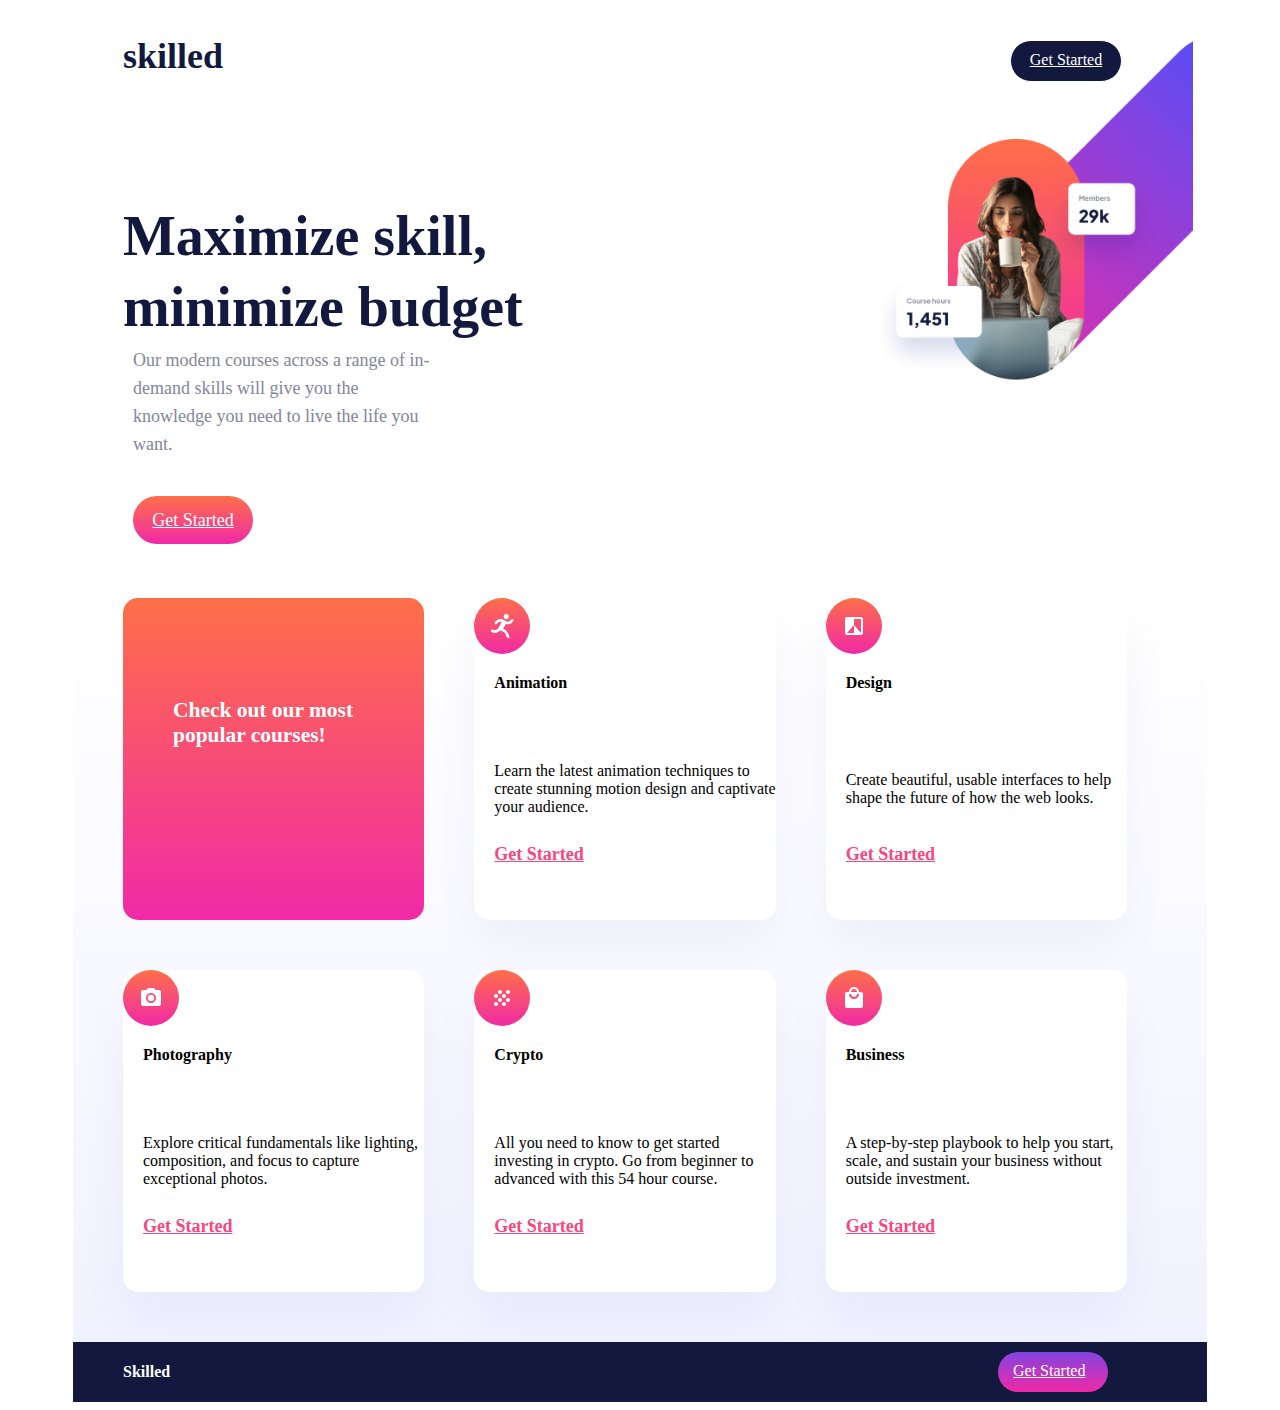
<file: index.html>
<!DOCTYPE html>
<html lang="en">
  <head>
    <meta charset="UTF-8" />
    <meta http-equiv="X-UA-Compatible" content="IE=edge" />
    <meta name="viewport" content="width=device-width, initial-scale=1.0" />
    <title>skilled-elearning-landing-page</title>
    <link rel="stylesheet" href="style.css" />
  </head>
  <body>
    <!-- The begining of main container -->
    <div class="main-container">
      <div class="rectangle_header">
        <div class="skilled">
          <h4>skilled</h4>
        </div>
        <a id="getstarted_header" href="">Get Started</a>
      </div>
      <div class="hero-desktop">
        <img src="assets\image-hero-desktop.png" alt="image-hero-desktop" />
      </div>
      <div class="max-skill">
        <h4 id="title_max-skill">Maximize skill, minimize budget</h4>
        <article class="modern-courses">
          Our modern courses across a range of in-demand skills will give you
          the knowledge you need to live the life you want.
          <div class="rectangle_max-skill">
            <a id="getstarted1" href="">Get Started</a>
          </div>
        </article>
      </div>
      <!--Begining of grid container-->
      <div class="grid-container">
        <div class="grid grid-item1">
          <h6 class="check">Check out our most popular courses!</h6>
        </div>
        <div class="grid grid-item2">
          <div class="image1">
            <img src="assets\icon-animation.svg" alt="" />
          </div>
          <p class="paragraph">Animation</p>
          <article class="article">
            Learn the latest animation techniques to create stunning motion
            design and captivate your audience.
          </article>
          <a id="getstarted_grid" href="">Get Started</a>
        </div>
        <div class="grid grid-item2">
          <div class="image2">
            <img src="assets\icon-design.svg" alt="Design Icon" />
          </div>
          <p class="paragraph">Design</p>
          <article class="article">
            Create beautiful, usable interfaces to help shape the future of how
            the web looks.
          </article>
          <a id="getstarted_grid" href="">Get Started</a>
        </div>
        <div class="grid grid-item2">
          <div class="image3">
            <img src="assets/icon-photography.svg" alt="Photography Icon" />
          </div>
          <p class="paragraph">Photography</p>
          <article class="article">
            Explore critical fundamentals like lighting, composition, and focus
            to capture exceptional photos.
          </article>
          <a id="getstarted_grid" href="">Get Started</a>
        </div>
        <div class="grid grid-item2">
          <div class="image4">
            <img src="assets/icon-crypto.svg" alt="Crypto Icon" />
          </div>
          <p class="paragraph">Crypto</p>
          <article class="article">
            All you need to know to get started investing in crypto. Go from
            beginner to advanced with this 54 hour course.
          </article>
          <a id="getstarted_grid" href="">Get Started</a>
        </div>
        <div class="grid grid-item2">
          <div class="image5">
            <img src="assets/icon-business.svg" alt="Business Icon" />
          </div>
          <p class="paragraph">Business</p>
          <article class="article">
            A step-by-step playbook to help you start, scale, and sustain your
            business without outside investment.
          </article>
          <a id="getstarted_grid" href="">Get Started</a>
        </div>
      </div>
      <!--End of grid container-->
      <!--Begining of footer section-->
      <div class="footer">
        <h4 class="footer-skilled">Skilled</h4>

        <a id="footer-getstarted" href="">Get Started</a>
      </div>
      <!--End of footer section-->
    </div>
  </body>
</html>
</file>
<file: style.css>
body {
  font-family: Plus Jakarta Sans;
  padding: 0px 65px;
  overflow-x: hidden;
}
:root {
  --grid_container: linear-gradient(180deg, #ffffff 0%, #f0f1ff 100%);
  --grid-item1_background: linear-gradient(180deg, #ff6f48 0%, #f02aa6 100%);
  --skilled_header: #13183f;
  --header_background: #13183f;
  --getstarted_grid-color: #f74780;
  --text-color: #fff;
  --foot_getstarted-backcolor: linear-gradient(
    180deg,
    #4851ff -54.32%,
    #f02aa6 100%
  );
}
.rectangle_header .skilled {
  color: var(--skilled_header);
  font-size: 36px;
  font-weight: 800;
  line-height: 0px;
  text-align: left;
  padding: 0px 0px 0px 50px;
}
.hero-desktop {
  position: relative;
}
.hero-desktop img {
  width: 450px;
  position: absolute;
  clip: rect(0px, 320px, 600px, 0px);
  top: -100px;
  left: 800px;
}
.main-container {
  display: grid;
  background-color: var(--text-color);
  padding: 0px 0px 0px 0px;
}

.grid-container {
  display: grid;
  grid-template-columns: 1fr 1fr 1fr;
  gap: 50px;
  top: 50px;
  padding: 0px 80px 100px 50px;
  position: relative;
  background: var(--grid_container);
}
.modern-courses {
  position: relative;
  left: 10px;
  right: 0%;
  width: 300px;
  top: -50px;
  font-size: 18px;
  font-weight: 500;
  line-height: 28px;
  text-align: left;
  color: #83869a;
}
.max-skill {
  padding: 0px 0px 40px 50px;
}
.check {
  padding: 50px;
  text-align: left;
}
.paragraph {
  position: absolute;
  top: 60px;
  left: 20px;
  font-weight: 800;
}
.grid-item1 {
  display: grid;
  background: var(--grid-item1_background);
  border-radius: 15px;
  font-style: normal;
  font-weight: 800;
  font-size: 32px;
  color: #ffffff;
}
.grid-item2 {
  display: grid;
  position: relative;
  height: 322px;
  background: #ffffff;
  box-shadow: 0px 25px 50px rgba(6, 22, 141, 0.0442381);
  border-radius: 15px;
  /*padding: 0px 0px 50px 20px;*/
}
#getstarted_header {
  position: absolute;
  width: 90px;
  height: 20px;
  left: 1010px;
  top: 40px;
  padding: 10px 10px 10px 10px;
  background: var(--header_background);
  border: 1px solid;
  border-radius: 50px;
  text-align: center;
  color: var(--text-color);
}
.article {
  position: relative;
  padding: 20px 0px 20px 20px;
}
.footer {
  position: relative;
  height: 60px;
  left: 0px;
  top: 0px;
  bottom: 0px;
  background: #13183f;
}
.footer-skilled {
  position: absolute;
  color: var(--text-color);
  left: 50px;
}
#footer-getstarted {
  position: absolute;
  width: 85px;
  height: 20px;
  left: 925px;
  top: 10px;
  bottom: 0px;
  padding: 10px 10px 10px 15px;
  background: var(--foot_getstarted-backcolor);
  color: var(--text-color);
  border-radius: 50px;
  font-style: normal;
}
#title_max-skill {
  position: relative;
  top: calc(50% - 143px / 2 - 108px);
  height: 143px;
  width: 457px;
  font-size: 56px;
  font-weight: 800;
  line-height: 71px;
  text-align: left;
  color: #13183f;
}
#getstarted1 {
  position: absolute;
  height: 28px;
  width: 100px;
  left: 0px;
  top: 150px;
  font-style: normal;
  padding: 10px 10px 10px 10px;
  font-size: 18px;
  line-height: 28px;
  text-align: center;
  color: #ffffff;
  border-radius: 50px;
  background: var(--grid-item1_background);
}
#getstarted_grid {
  position: absolute;
  height: 28px;
  left: 0%;
  right: 0px;
  top: calc(50% - 28px / 2 + 95px);
  font-style: normal;
  font-weight: 700;
  font-size: 18px;
  line-height: 28px;
  color: var(--getstarted_grid-color);
  padding: 0px 0px 0px 20px;
}

/* mobile */
@media only screen and (min-width:320px) and (max-width:480px) {
.main-container{
  padding: 0px 0px 20px 20px;
  display: grid;
}
.grid-container{
  position: relative;
  width: 800px;
  padding: 0px -0px 20px 20px;
}
.hero-desktop {
  position: relative;
}
.hero-desktop img {
  width: 450px;
  position: absolute;
  clip: rect(0px, 320px, 600px, 0px);
  top: -100px;
  left: 450px;
}
#footer-getstarted {
  position: absolute;
  width: 85px;
  height: 20px;
  left: 700px;
  top: 10px;
  bottom: 0px;
  padding: 10px 10px 10px 15px;
  background: var(--foot_getstarted-backcolor);
  color: var(--text-color);
  border-radius: 50px;
  font-style: normal;
}
#getstarted_header {
  position: absolute;
  width: 90px;
  height: 20px;
  left: 700px;
  top: 40px;
  padding: 10px 10px 10px 10px;
  background: var(--header_background);
  border: 1px solid;
  border-radius: 50px;
  text-align: center;
  color: var(--text-color);
}

}

/*tablet*/
@media only screen and (min-width:481px) and (max-width:768) {

.main-container{
  display: grid;
}
.grid-container{
  position: absolute;
}

  
}
</file>
